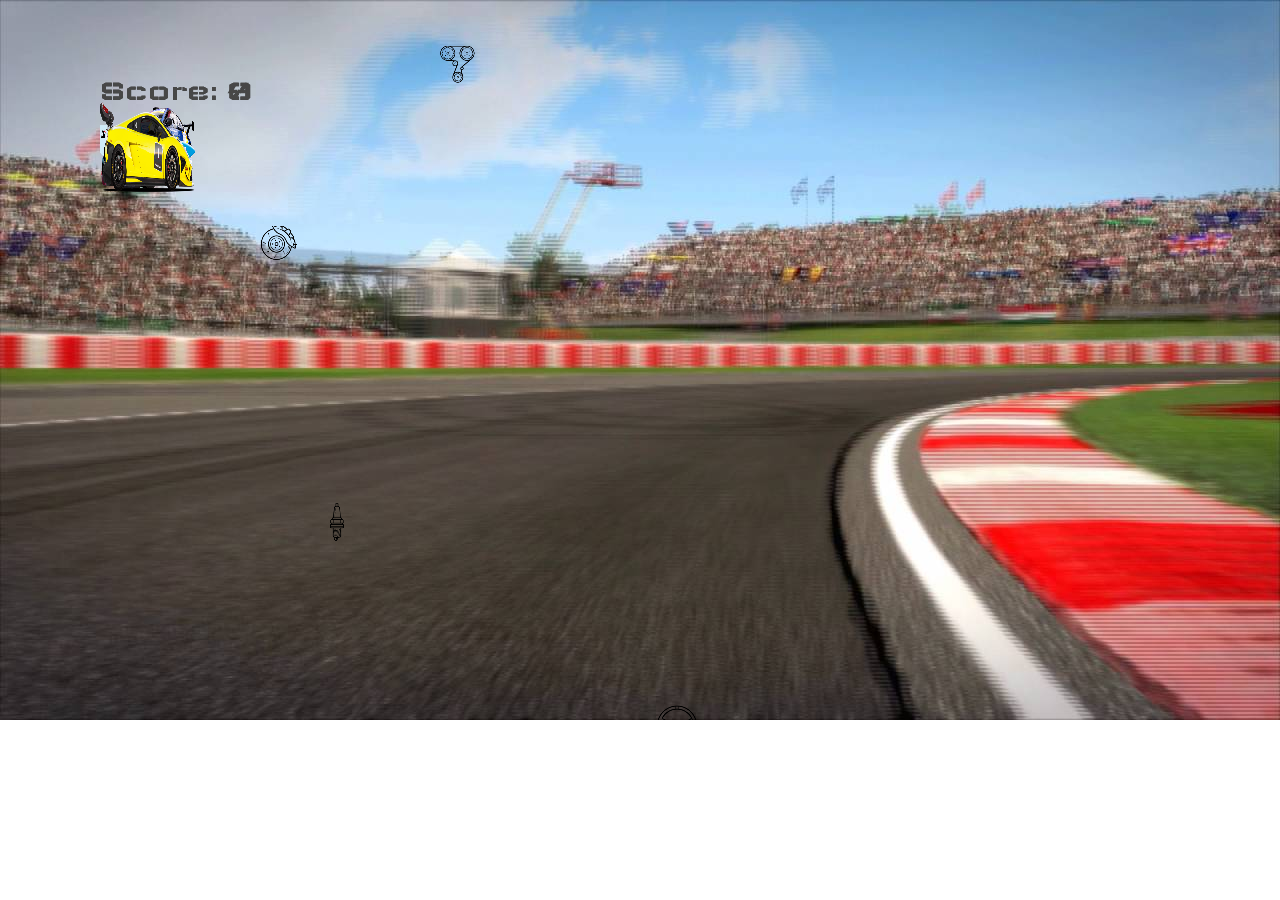
<file: exercise7/index.html>
<!DOCTYPE html>
<html>
  <head>
    <meta charset="utf-8">
    <meta name="viewport" width=device-width, initial-scale=1.0, maximum-scale=1.0, user-scalable=0>

    <!-- CSS stylesheet(s) -->
    <link rel="stylesheet" type="text/css" href="css/style.css" />

    <!-- Library script(s) -->
    <script src="js/libraries/p5.min.js"></script>
    <script src="js/libraries/p5.sound.min.js"></script>
    <script src="js/libraries/p5.dom.min.js"></script>

    <!-- My script(s) -->
    <script src="js/Vehicle.js"></script>
    <script src="js/Instrument.js"></script>
    <script src="js/script.js"></script>
  </head>

  <body>
    <!-- HTML would go here if needed. -->
  </body>

</html>
</file>
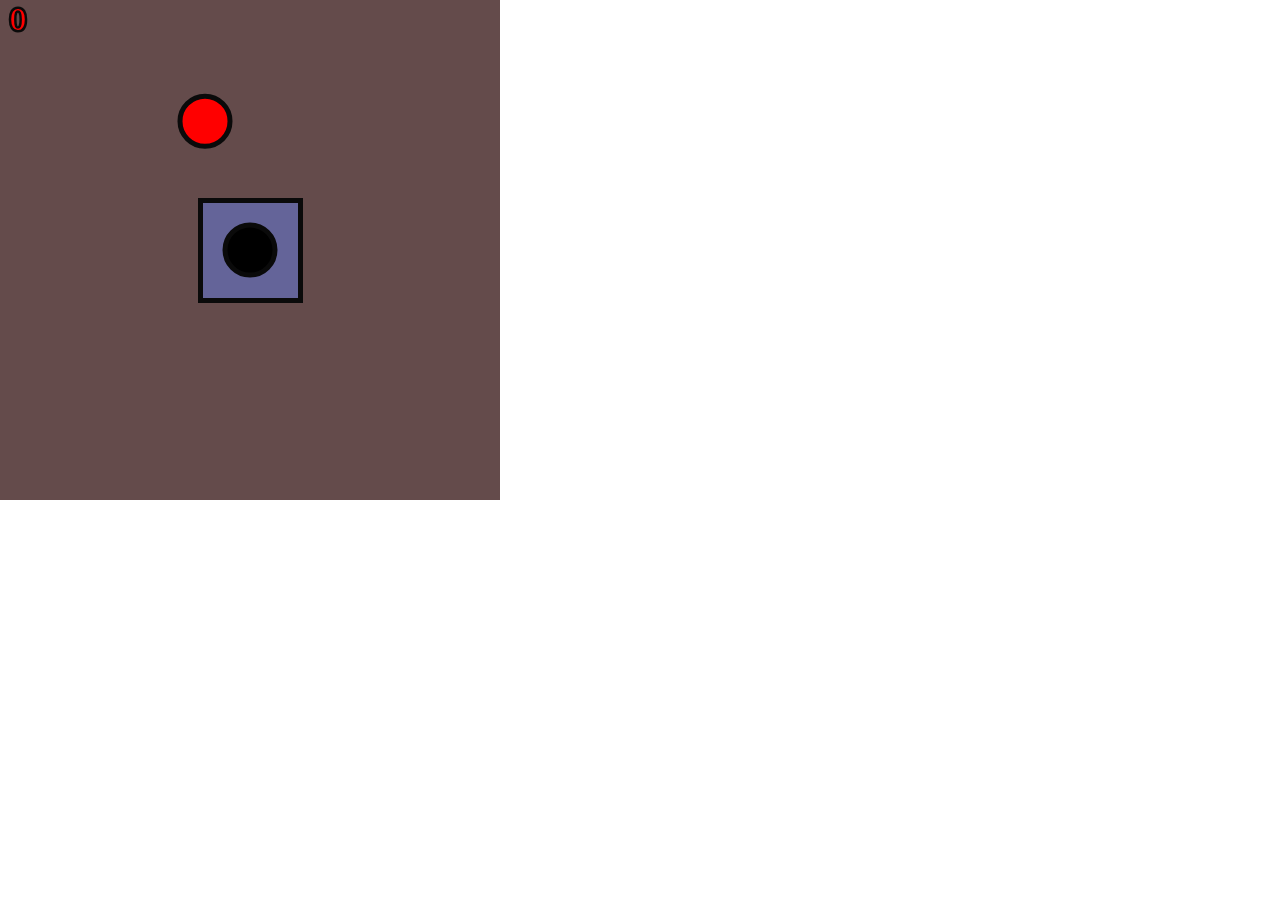
<file: exercise2/game-the-artful-dodger/index.html>
<!DOCTYPE html>
<html>
  <head>
    <meta charset="utf-8">
    <meta name="viewport" width=device-width, initial-scale=1.0, maximum-scale=1.0, user-scalable=0>

    <!-- CSS stylesheet(s) -->
    <link rel="stylesheet" type="text/css" href="css/style.css" />

    <!-- Library script(s) -->
    <script src="js/libraries/p5.min.js"></script>

    <!-- My script(s) -->
    <script src="js/script.js"></script>
  </head>

  <body>
    <!-- HTML would go here if needed. -->
  </body>

</html>
</file>
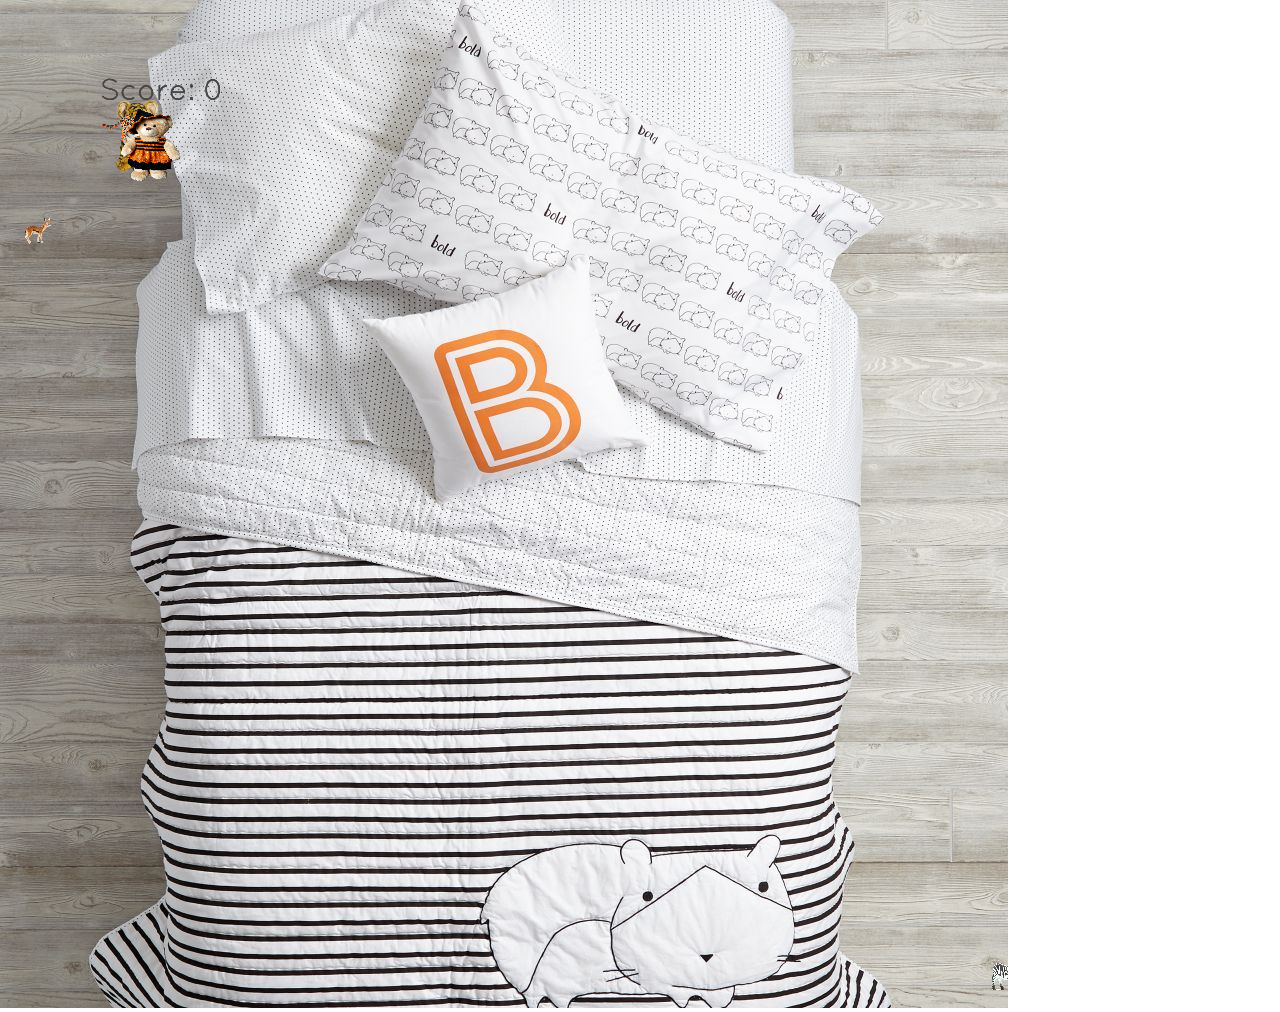
<file: exercise5/exercise5/index.html>
<!DOCTYPE html>
<html>
  <head>
    <meta charset="utf-8">
    <meta name="viewport" width=device-width, initial-scale=1.0, maximum-scale=1.0, user-scalable=0>

    <!-- CSS stylesheet(s) -->
    <link rel="stylesheet" type="text/css" href="css/style.css" />

    <!-- Library script(s) -->
    <script src="js/libraries/p5.min.js"></script>
    <script src="js/libraries/p5.sound.min.js"></script>
    <script src="js/libraries/p5.dom.min.js"></script>

    <!-- My script(s) -->
    <script src="js/Predator.js"></script>
    <script src="js/Prey.js"></script>
    <script src="js/script.js"></script>
  </head>

  <body>
    <!-- HTML would go here if needed. -->
  </body>

</html>
</file>
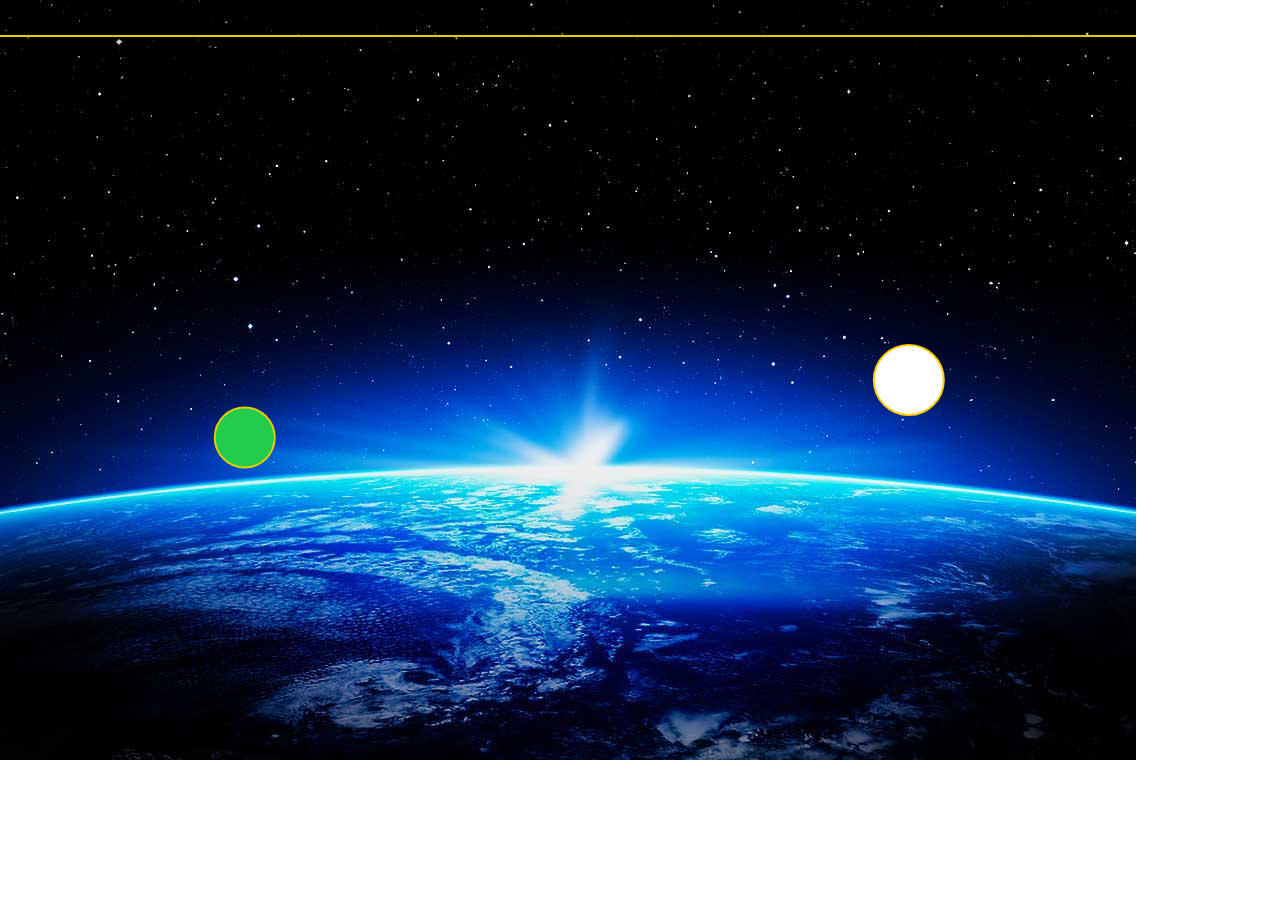
<file: game-chaser/game-chaser/index.html>
<!DOCTYPE html>
<html>
  <head>
    <meta charset="utf-8">
    <meta name="viewport" width=device-width, initial-scale=1.0, maximum-scale=1.0, user-scalable=0>

    <!-- CSS stylesheet(s) -->
    <link rel="stylesheet" type="text/css" href="css/style.css" />

    <!-- Library script(s) -->
    <script src="js/libraries/p5.min.js"></script>
    <script src="js/libraries/p5.sound.min.js"></script>

    <!-- My script(s) -->
    <script src="js/script.js"></script>
  </head>

  <body>
    <!-- HTML would go here if needed. -->
  </body>

</html>
</file>
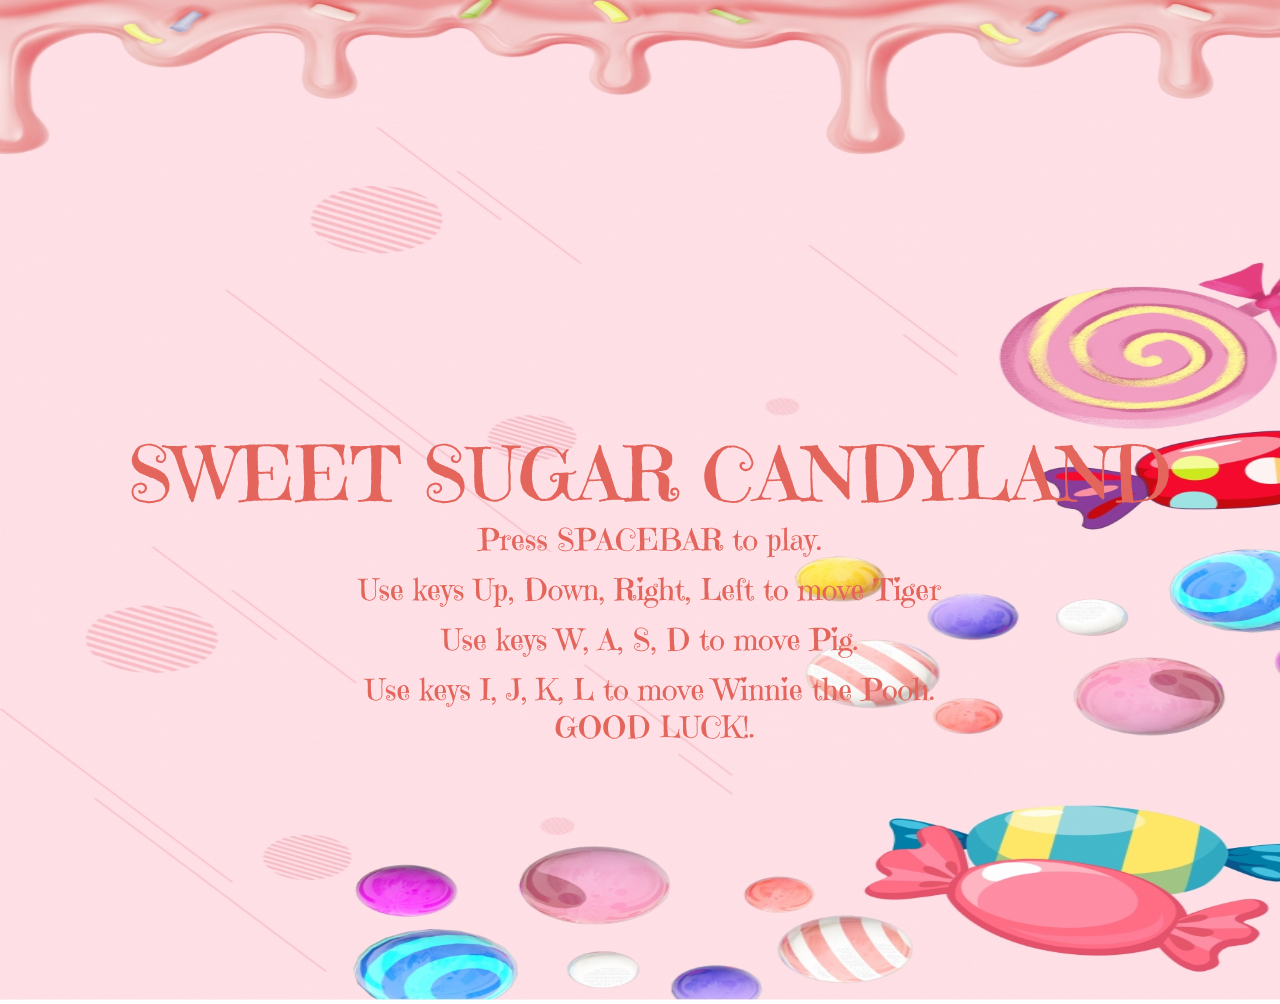
<file: project2/game-oop-predator-prey/index.html>
<!DOCTYPE html>
<html>
  <head>
    <meta charset="utf-8">
    <meta name="viewport" width=device-width, initial-scale=1.0, maximum-scale=1.0, user-scalable=0>

    <!-- CSS stylesheet(s) -->
    <link rel="stylesheet" type="text/css" href="css/style.css" />

    <!-- Library script(s) -->
    <script src="js/libraries/p5.min.js"></script>
    <script src="js/libraries/p5.sound.min.js"></script>
    <script src="js/libraries/p5.dom.min.js"></script>

    <!-- My script(s) -->
    <script src="js/Predators_Creatures.js"></script>
    <script src="js/Trolls.js"></script>
    <script src="js/Prey_Food.js"></script>
    <script src="js/Prey_Fruit.js"></script>
    <script src="js/script.js"></script>
  </head>

  <body>
    <!-- HTML would go here if needed. -->
  </body>

</html>
</file>
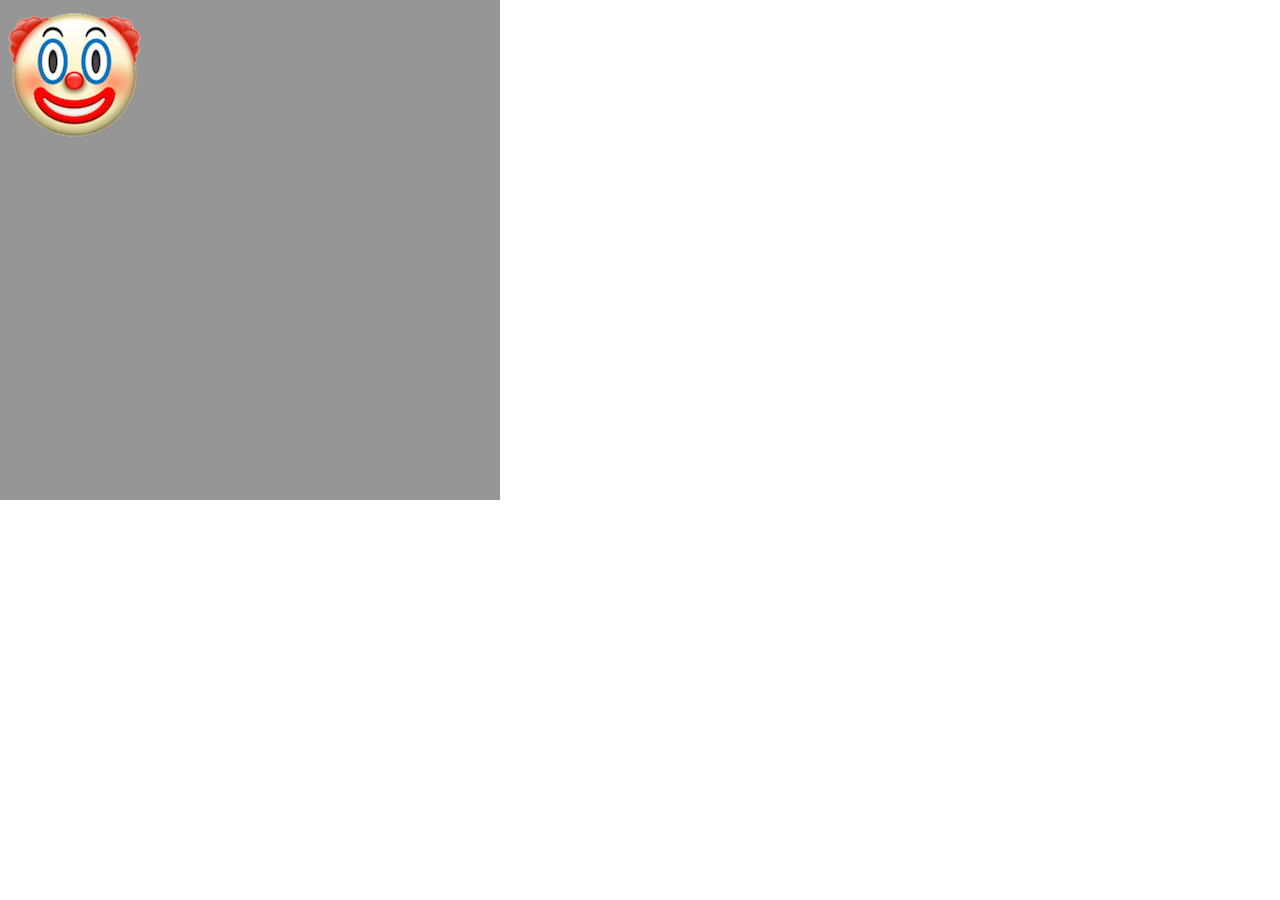
<file: cart253/template-p5-project/template-p5-project/index.html>
<!DOCTYPE html>
<html>
  <head>
    <meta charset="utf-8">
    <meta name="viewport" width=device-width, initial-scale=1.0, maximum-scale=1.0, user-scalable=0>

    <!-- CSS stylesheet(s) -->
    <link rel="stylesheet" type="text/css" href="css/style.css" />

    <!-- Library script(s) -->
    <script src="js/libraries/p5.min.js"></script>
    <script src="js/libraries/p5.sound.min.js"></script>
    <script src="js/libraries/p5.dom.min.js"></script>

    <!-- My script(s) -->
    <script src="js/script.js"></script>
  </head>

  <body>
    <!-- HTML would go here if needed. -->
  </body>

</html>
</file>
<file: exercise7/css/style.css>
/*********************************************

Here is a description of any special CSS used.
In this case it's just padding and margin to 0
so the canvas is flush with the top left corner.

**********************************************/

body {
  padding: 0;
  margin: 0;
}
</file>
<file: exercise2/game-the-artful-dodger/css/style.css>
/*********************************************

Here is a description of any special CSS used.
In this case it's just padding and margin to 0
so the canvas is flush with the top left corner.

**********************************************/

body {
  padding: 0;
  margin: 0;
}
</file>
<file: exercise5/exercise5/css/style.css>
/*********************************************

Here is a description of any special CSS used.
In this case it's just padding and margin to 0
so the canvas is flush with the top left corner.

**********************************************/

body {
  padding: 0;
  margin: 0;
}
</file>
<file: game-chaser/game-chaser/css/style.css>
/*********************************************

Here is a description of any special CSS used.
In this case it's just padding and margin to 0
so the canvas is flush with the top left corner.

**********************************************/

body {
  padding: 0;
  margin: 0;
}
</file>
<file: project2/game-oop-predator-prey/css/style.css>
/*********************************************

Here is a description of any special CSS used.
In this case it's just padding and margin to 0
so the canvas is flush with the top left corner.

**********************************************/

body {
  padding: 0;
  margin: 0;
}
</file>
<file: cart253/template-p5-project/template-p5-project/css/style.css>
/*********************************************

Here is a description of any special CSS used.
In this case it's just padding and margin to 0
so the canvas is flush with the top left corner.

**********************************************/

body {
  padding: 0;
  margin: 0;
}
</file>
